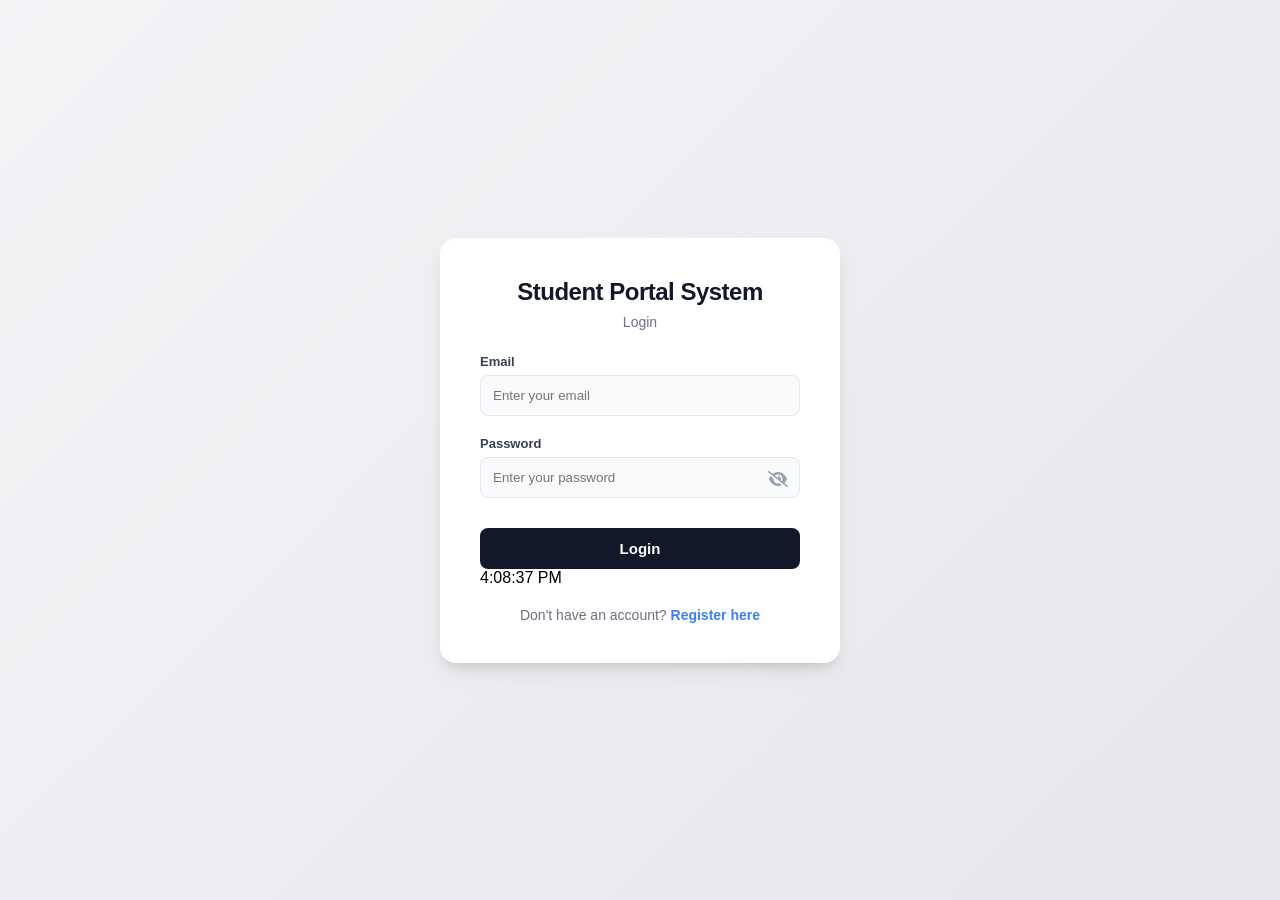
<file: index.html>
<!DOCTYPE html>
<html lang="en">
<head>
  <meta charset="UTF-8">
  <meta name="viewport" content="width=device-width, initial-scale=1.0">
  <title>Student Portal</title>
  <link rel="stylesheet" href="style.css">
  <link href="https://cdnjs.cloudflare.com/ajax/libs/font-awesome/6.5.0/css/all.min.css" rel="stylesheet">
</head>
<body>

<div class="container">
  <div class="card" id="loginCard">
    <h2>Student Portal System</h2>
    <p class="subtitle">Login</p>
    <form id="loginForm">
      <label>Email</label>
      <input type="email" id="loginEmail" placeholder="Enter your email" required>
      <label>Password</label>
      <div class="password-box">
        <input type="password" id="loginPassword" placeholder="Enter your password" required>
        <i class="fa fa-eye-slash togglePassword" data-target="loginPassword"></i>
      </div>
      <button type="submit">Login</button>
      <p id="loginClock"></p>
      <p class="register">Don't have an account? <a href="#" onclick="showRegister(); return false;">Register here</a></p>
    </form>
  </div>

  <div class="card" id="registerCard" style="display:none;">
    <h2>Student Portal System</h2>
    <p class="subtitle">Register</p>
    <form id="registerForm">
      <label>Full Name</label>
      <input type="text" id="regName" placeholder="Enter your full name" required>
      <label>Email</label>
      <input type="email" id="regEmail" placeholder="Enter your email" required>
      <label>Password</label>
      <div class="password-box">
        <input type="password" id="regPassword" placeholder="Create password" required>
        <i class="fa fa-eye-slash togglePassword" data-target="regPassword"></i>
      </div>
      <p id="passwordStrength"></p>
      <label>Confirm Password</label>
      <div class="password-box">
        <input type="password" id="confirmPassword" placeholder="Confirm password" required>
        <i class="fa fa-eye-slash togglePassword" data-target="confirmPassword"></i>
      </div>
      <button type="submit">Register</button>
      <p class="register">Already have an account? <a href="#" onclick="showLogin(); return false;">Login</a></p>
    </form>
  </div>

  <div class="card" id="dashboardCard" style="display:none;">
    <h2>Welcome to Student Portal</h2>
    <p class="subtitle">Your Dashboard</p>
    <p id="dynamicGreeting">Hello, student!</p>
    <p id="dashboardClock"></p>
    <button id="logoutBtn">Logout</button>
  </div>
</div>

<script>
  function setCard(cardId) {
    document.getElementById('loginCard').style.display = cardId === 'loginCard' ? 'block' : 'none';
    document.getElementById('registerCard').style.display = cardId === 'registerCard' ? 'block' : 'none';
    document.getElementById('dashboardCard').style.display = cardId === 'dashboardCard' ? 'block' : 'none';
  }

  function showRegister() { setCard('registerCard'); }
  function showLogin() { setCard('loginCard'); }

  document.querySelectorAll('.togglePassword').forEach(icon => {
    icon.addEventListener('click', () => {
      const input = document.getElementById(icon.dataset.target);
      if (!input) return;
      input.type = input.type === 'password' ? 'text' : 'password';
      icon.classList.toggle('fa-eye');
      icon.classList.toggle('fa-eye-slash');
    });
  });

  const regPasswordInput = document.getElementById('regPassword');
  const strengthEl = document.getElementById('passwordStrength');
  if (regPasswordInput && strengthEl) {
    regPasswordInput.addEventListener('input', () => {
      const len = regPasswordInput.value.length;
      strengthEl.innerText = len < 6 ? 'Strength: Weak' : len < 10 ? 'Strength: Medium' : 'Strength: Strong';
    });
  }

  function updateClock(id) {
    const el = document.getElementById(id);
    if (el) el.innerText = new Date().toLocaleTimeString();
  }
  setInterval(() => { updateClock('loginClock'); updateClock('dashboardClock'); }, 1000);

  const loginForm = document.getElementById('loginForm');
  loginForm.addEventListener('submit', (e) => {
    e.preventDefault();
    const email = document.getElementById('loginEmail').value.trim();
    const pwd = document.getElementById('loginPassword').value;
    if (!email || !pwd) { alert('Please enter email and password'); return; }
    const name = email.split('@')[0] || 'Student';
    localStorage.setItem('loggedInUser', name);
    window.location.href = 'dashboard.html';
  });

  const registerForm = document.getElementById('registerForm');
  registerForm.addEventListener('submit', (e) => {
    e.preventDefault();
    const name = document.getElementById('regName').value.trim();
    const email = document.getElementById('regEmail').value.trim();
    const pass = document.getElementById('regPassword').value;
    const confirm = document.getElementById('confirmPassword').value;
    if (!name || !email || !pass || !confirm) { alert('All fields required'); return; }
    if (pass !== confirm) { alert('Passwords do not match'); return; }
    alert('Registration successful! Please login.');
    registerForm.reset();
    if (strengthEl) strengthEl.innerText = '';
    showLogin();
  });

  function setGreeting(name) {
    const hour = new Date().getHours();
    const prefix = hour < 12 ? 'Good Morning' : hour < 18 ? 'Good Afternoon' : 'Good Evening';
    document.getElementById('dynamicGreeting').innerText = `${prefix}, ${name}! Welcome to your dashboard.`;
  }

  document.getElementById('logoutBtn').addEventListener('click', () => {
    loginForm.reset();
    setCard('loginCard');
  });
</script>

</body>
</html>
</file>
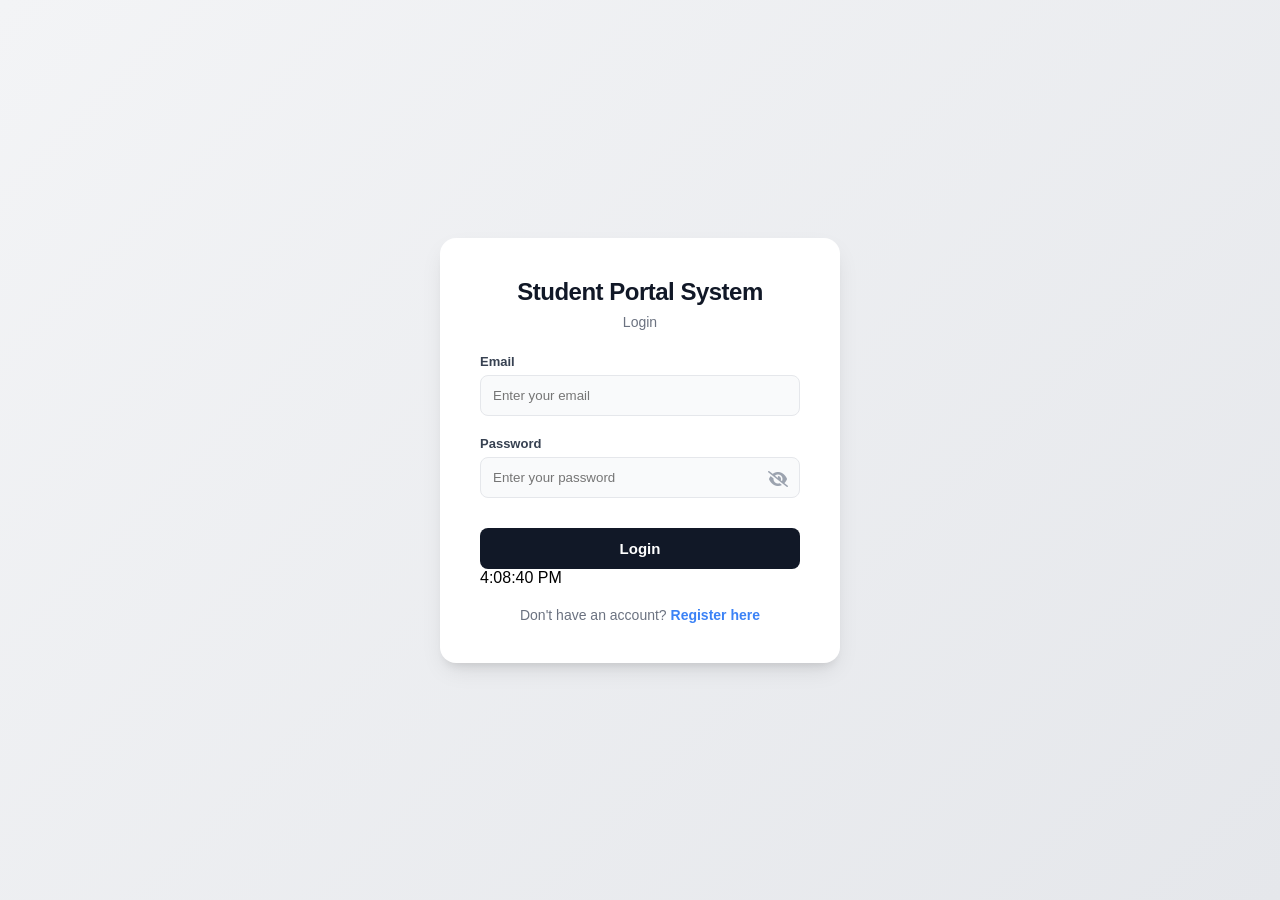
<file: dashboard.html>
<!DOCTYPE html>
<html lang="en">
<head>
  <meta charset="UTF-8">
  <title>Student Dashboard</title>
  <link rel="stylesheet" href="style.css">

  <style>
    body {
      font-family: Arial, sans-serif;
      background: #f5f7fb;
      margin: 0;
    }

    .navbar {
      background: #0f172a;
      color: white;
      padding: 15px;
      display: flex;
      justify-content: space-between;
      align-items: center;
    }

    .container {
      padding: 30px;
    }

    .card {
      background: white;
      padding: 20px;
      border-radius: 10px;
      margin-bottom: 20px;
      box-shadow: 0 4px 10px rgba(0,0,0,0.1);
    }

    button {
      padding: 10px 20px;
      border: none;
      background: #0f172a;
      color: white;
      border-radius: 5px;
      cursor: pointer;
    }

    button:hover {
      background: #1e293b;
    }
  </style>
</head>
<body>

  <!-- NAVBAR -->
  <div class="navbar">
    <h2>Student Portal</h2>
    <button onclick="logout()">Logout</button>
  </div>

  <!-- CONTENT -->
  <div class="container">
    <h1>Welcome 🎉</h1>
    <p id="userDisplay"></p>
    <p id="clockDisplay"></p>

    <div class="card">
      <h3>Profile</h3>
      <p>Name: Student Name</p>
      <p>Email: <span id="emailDisplay"></span></p>
    </div>

    <div class="card">
      <h3>My Courses</h3>
      <ul>
        <li>Web Development</li>
        <li>UI/UX Design</li>
        <li>Database Systems</li>
      </ul>
    </div>

    <div class="card">
      <h3>Announcements</h3>
      <p>No new announcements.</p>
    </div>
  </div>

  <script>
    // Get user from login
    const user = localStorage.getItem("loggedInUser");

    if (user) {
      document.getElementById("userDisplay").innerText = "Logged in as: " + user;
      document.getElementById("emailDisplay").innerText = user + "@example.com"; // Assuming email
      setGreeting(user);
    } else {
      // If not logged in, go back
      window.location.href = "index.html";
    }

    function setGreeting(name) {
      const hour = new Date().getHours();
      const prefix = hour < 12 ? 'Good Morning' : hour < 18 ? 'Good Afternoon' : 'Good Evening';
      document.getElementById('userDisplay').innerText = `${prefix}, ${name}! Welcome to your dashboard.`;
    }

    function updateClock() {
      const now = new Date();
      document.getElementById('clockDisplay').innerText = now.toLocaleTimeString();
    }
    setInterval(updateClock, 1000);
    updateClock();

    function logout() {
      localStorage.removeItem("loggedInUser");
      window.location.href = "index.html";
    }
  </script>

</body>
</html>
</file>
<file: style.css>
*{
  margin: 0;
  padding: 0;
  box-sizing: border-box;
  font-family: Arial, sans-serif;
}

body {
  background: #f3f4f6;
  display: flex;
  justify-content: center;
  align-items: center;
  height: 100vh;
}

/* Center container */
.container {
  width: 100%;
  display: flex;
  justify-content: center;
}

/* Card */
.card {
  background: #ffffff;
  padding: 30px;
  width: 350px;
  border-radius: 10px;
  box-shadow: 0 4px 10px rgba(0,0,0,0.1);
  text-align: center;
}

/* Title */
.card h2 {
  margin-bottom: 10px;
  font-size: 20px;
  font-weight: bold;
}

.subtitle {
  margin-bottom: 20px;
  color: #555;
}

/* Form */
form {
  text-align: left;
}

label {
  font-size: 14px;
  margin-bottom: 5px;
  display: block;
}

input {
  width: 100%;
  padding: 10px;
  margin-bottom: 15px;
  border-radius: 6px;
  border: 1px solid #ccc;
}

/* Password field with icon */
.password-box {
  position: relative;
}

.password-box i {
  position: absolute;
  right: 10px;
  top: 12px;
  color: #888;
  cursor: pointer;
}

/* Button */
button {
  width: 100%;
  padding: 10px;
  background: #374151;
  color: #fff;
  border: none;
  border-radius: 6px;
  cursor: pointer;
}

button:hover {
  background: #1f2937;
}

/* Links */
.register {
  text-align: center;
  margin-top: 10px;
  font-size: 13px;
}

.register a {
  color: blue;
  text-decoration: none;
}

.password-box {
  position: relative;
}

.password-box i {
  position: absolute;
  right: 10px;
  top: 12px;
  cursor: pointer;
  color: #888;
}
* {
  margin: 0;
  padding: 0;
  box-sizing: border-box;
  /* Use a more modern font stack */
  font-family: 'Inter', -apple-system, BlinkMacSystemFont, "Segoe UI", Roboto, sans-serif;
}

body {
  /* Added a subtle gradient for more depth */
  background: linear-gradient(135deg, #f3f4f6 0%, #e5e7eb 100%);
  display: flex;
  justify-content: center;
  align-items: center;
  min-height: 100vh;
}

.card {
  background: #ffffff;
  padding: 40px; /* More breathing room */
  width: 100%;
  max-width: 400px; /* Better responsiveness */
  border-radius: 16px; /* Rounder corners for a modern look */
  /* Softer, layered shadow */
  box-shadow: 0 10px 25px -5px rgba(0, 0, 0, 0.1), 0 8px 10px -6px rgba(0, 0, 0, 0.1);
  text-align: center;
  transition: transform 0.3s ease;
}

/* Subtle hover effect for the whole card */
.card:hover {
  transform: translateY(-5px);
}

.card h2 {
  margin-bottom: 8px;
  font-size: 24px;
  color: #111827;
  letter-spacing: -0.5px;
}

.subtitle {
  margin-bottom: 24px;
  color: #6b7280;
  font-size: 14px;
}

label {
  font-size: 13px;
  font-weight: 600;
  margin-bottom: 6px;
  color: #374151;
  display: block;
}

input {
  width: 100%;
  padding: 12px;
  margin-bottom: 20px;
  border-radius: 8px;
  border: 1.5px solid #e5e7eb;
  background-color: #f9fafb;
  transition: all 0.2s ease;
  outline: none;
}

/* Highlight input on click */
input:focus {
  border-color: #3b82f6;
  background-color: #fff;
  box-shadow: 0 0 0 4px rgba(59, 130, 246, 0.1);
}

.password-box i {
  position: absolute;
  right: 12px;
  top: 14px;
  color: #9ca3af;
  transition: color 0.2s;
}

.password-box i:hover {
  color: #3b82f6;
}

button {
  width: 100%;
  padding: 12px;
  background: #111827;
  color: #fff;
  border: none;
  border-radius: 8px;
  font-weight: 600;
  font-size: 15px;
  cursor: pointer;
  transition: all 0.2s ease;
  margin-top: 10px;
}

button:hover {
  background: #374151;
  box-shadow: 0 4px 12px rgba(0, 0, 0, 0.15);
}

button:active {
  transform: scale(0.98); /* Slight click feedback */
}

.register {
  margin-top: 20px;
  font-size: 14px;
  color: #6b7280;
}

.register a {
  color: #3b82f6;
  font-weight: 600;
  text-decoration: none;
}

.register a:hover {
  text-decoration: underline;
}
</file>
